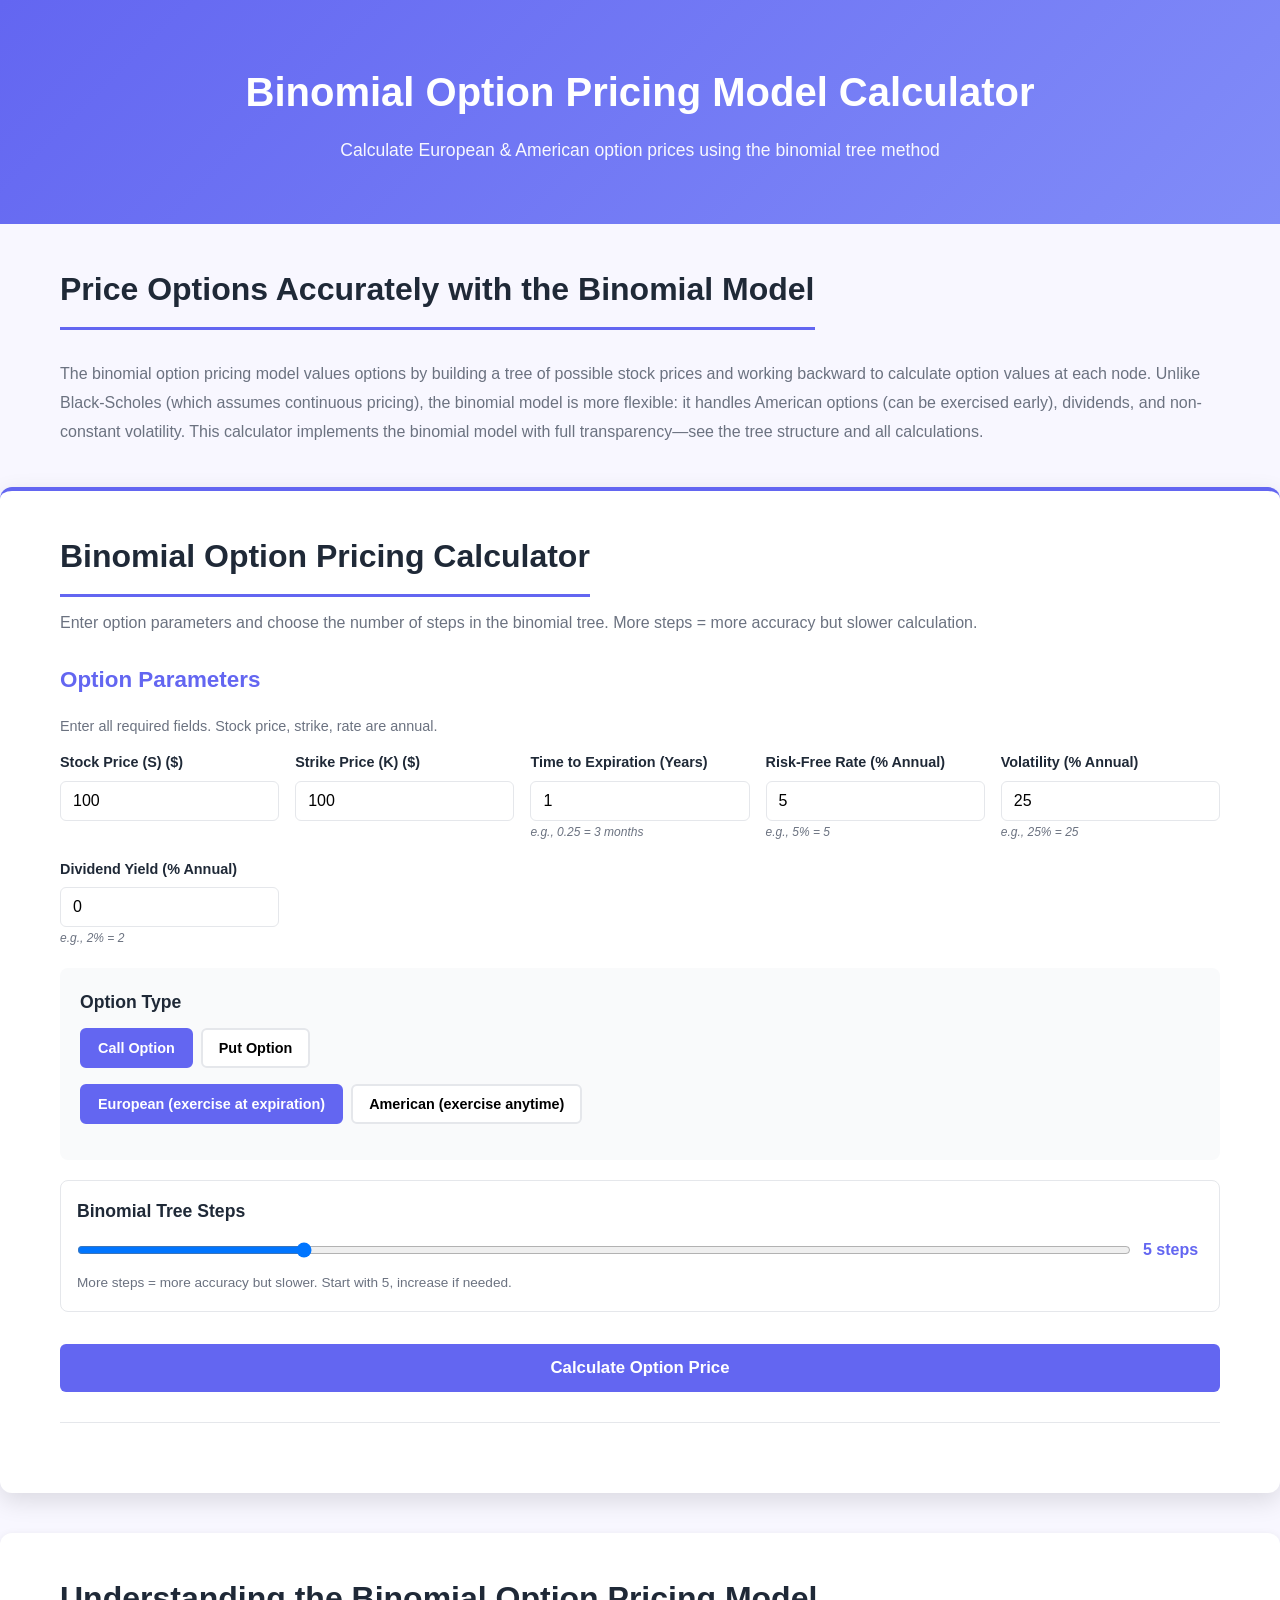
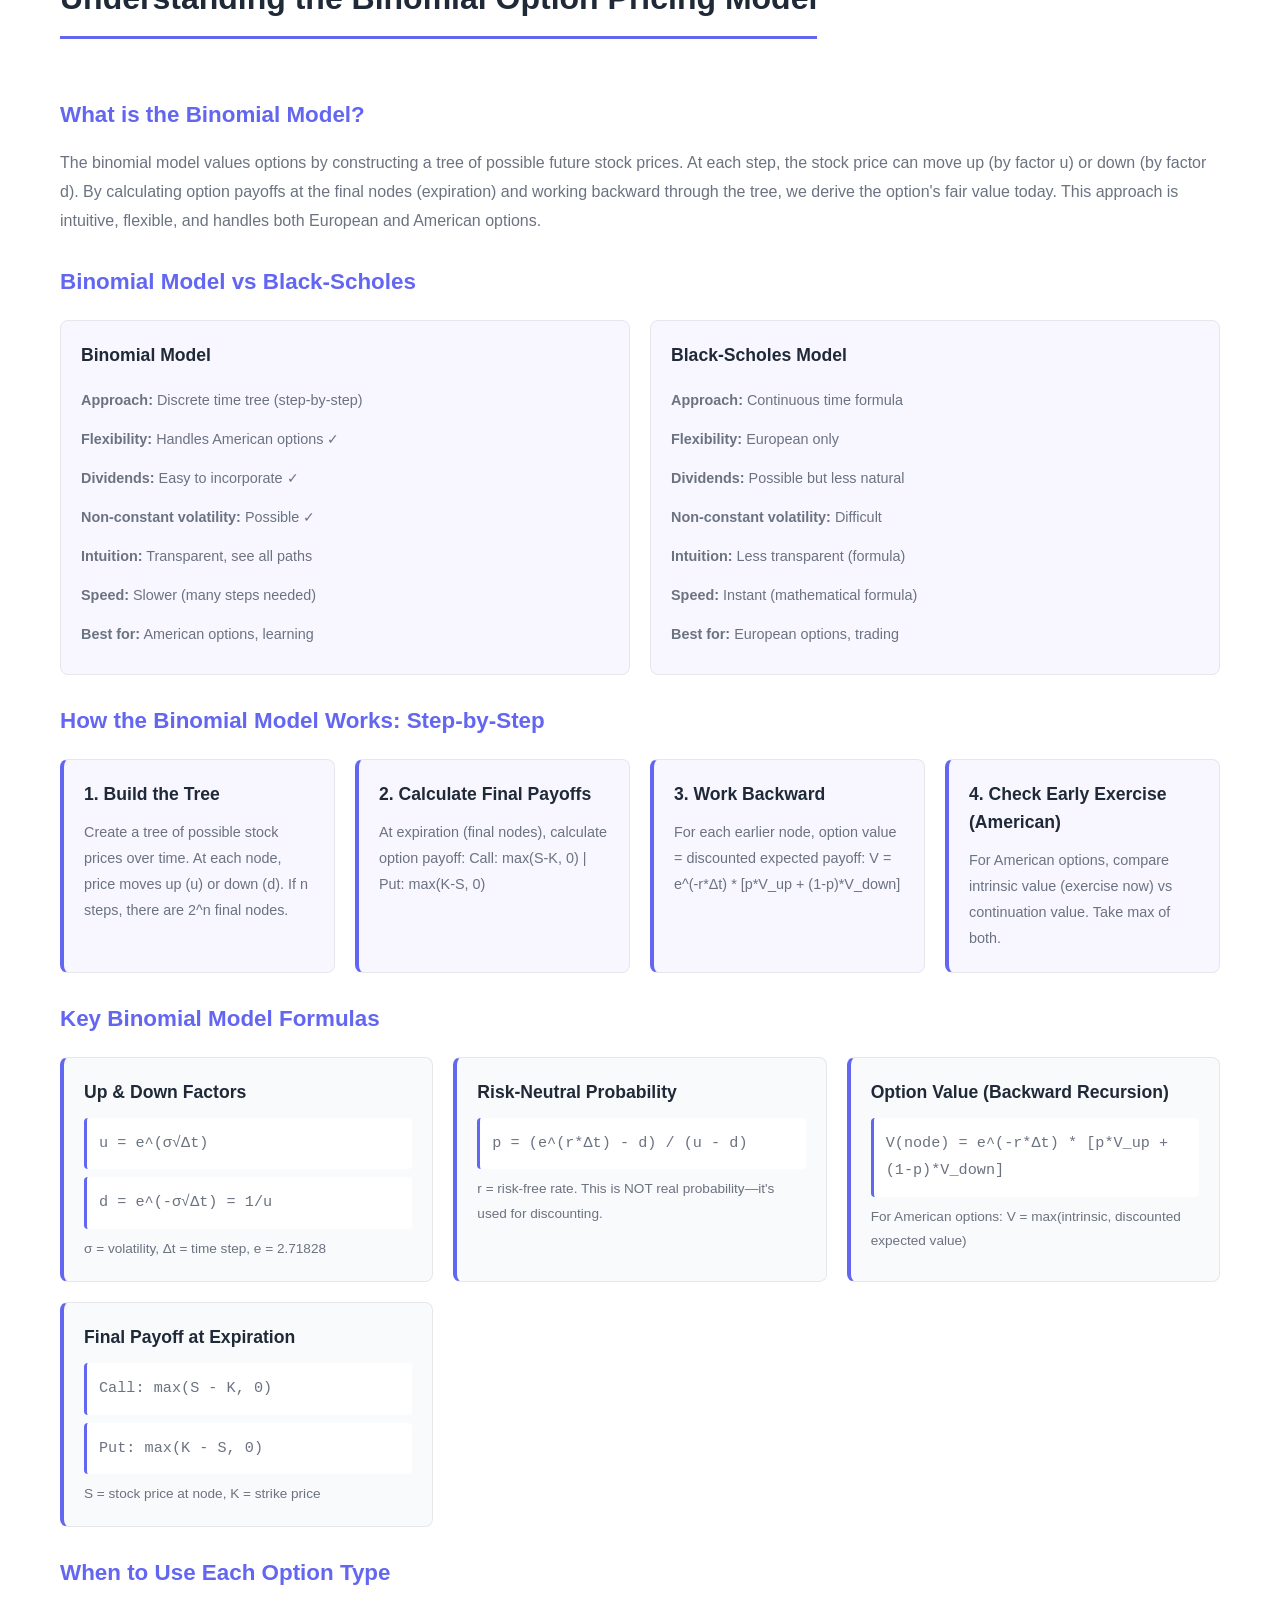
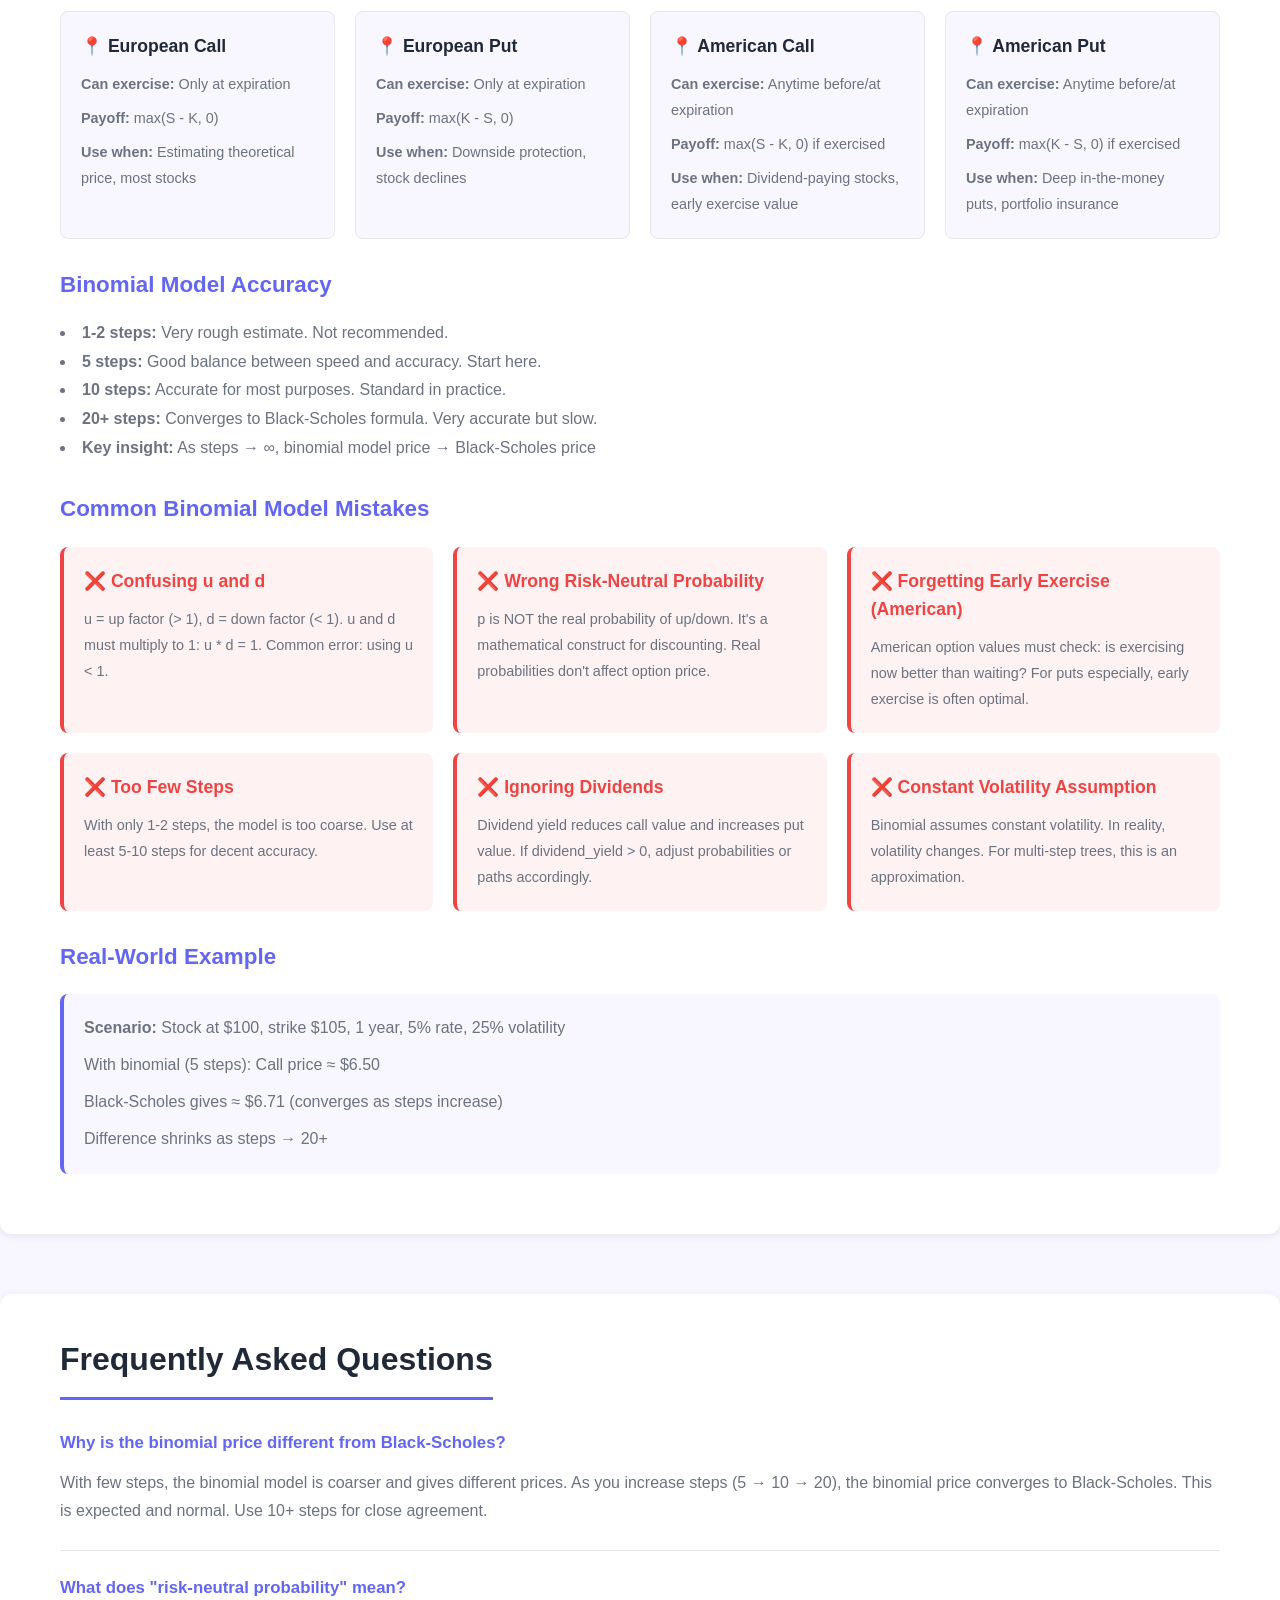
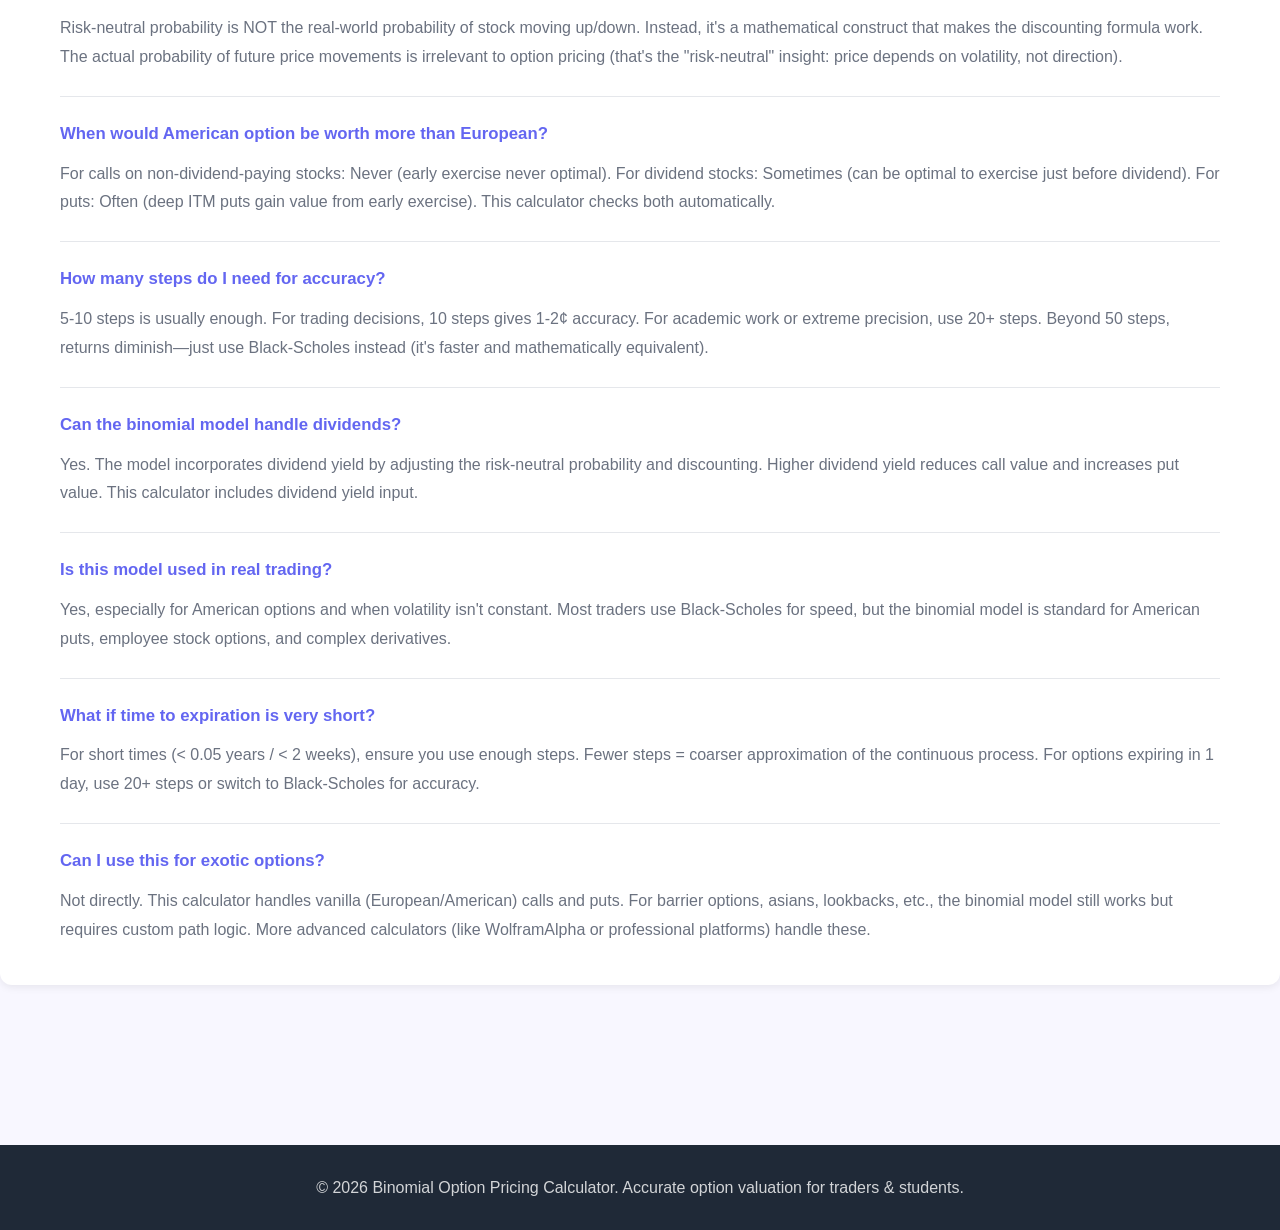
<file: index.html>
<!DOCTYPE html>
<html lang="en">
<head>
    <meta charset="UTF-8">
    <meta name="viewport" content="width=device-width, initial-scale=1.0">
    <meta name="google-site-verification" content="PkLa_ViOo6FAHpvh8SacceMb95o9tePRdrqLNBz9X1M" />
    <title>Binomial Option Pricing Model Calculator: European & American Options</title>
    <meta name="description" content="Free binomial option pricing calculator. Calculate option prices using the binomial tree model for European and American calls/puts. Includes step-by-step binomial tree visualization.">
    <meta name="keywords" content="binomial option calculator, binomial option pricing, binomial option model, binomial tree calculator, option pricing model, european option calculator, american option calculator">
    <link rel="stylesheet" href="style.css">
</head>
<body>
    <header class="header">
        <div class="container">
            <h1>Binomial Option Pricing Model Calculator</h1>
            <p class="subtitle">Calculate European & American option prices using the binomial tree method</p>
        </div>
    </header>

    <main>
        <section class="intro">
            <div class="container">
                <h2>Price Options Accurately with the Binomial Model</h2>
                <p>
                    The binomial option pricing model values options by building a tree of possible stock prices and working backward 
                    to calculate option values at each node. Unlike Black-Scholes (which assumes continuous pricing), the binomial model 
                    is more flexible: it handles American options (can be exercised early), dividends, and non-constant volatility. 
                    This calculator implements the binomial model with full transparency—see the tree structure and all calculations.
                </p>
            </div>
        </section>

        <!-- BINOMIAL CALCULATOR TOOL -->
        <section class="featured-tool">
            <div class="container">
                <h2>Binomial Option Pricing Calculator</h2>
                <p>Enter option parameters and choose the number of steps in the binomial tree. More steps = more accuracy but slower calculation.</p>

                <div class="calculator binomial-calc">
                    <div class="calc-section">
                        <h3>Option Parameters</h3>
                        <p class="section-hint">Enter all required fields. Stock price, strike, rate are annual.</p>

                        <div class="inputs-grid">
                            <div class="input-group">
                                <label>Stock Price (S) ($)</label>
                                <input type="number" id="stockPrice" placeholder="100" value="100" step="0.01" min="0.01">
                            </div>
                            <div class="input-group">
                                <label>Strike Price (K) ($)</label>
                                <input type="number" id="strikePrice" placeholder="100" value="100" step="0.01" min="0.01">
                            </div>
                            <div class="input-group">
                                <label>Time to Expiration (Years)</label>
                                <input type="number" id="timeToExp" placeholder="1" value="1" step="0.01" min="0.01">
                                <span class="input-hint">e.g., 0.25 = 3 months</span>
                            </div>
                            <div class="input-group">
                                <label>Risk-Free Rate (% Annual)</label>
                                <input type="number" id="riskFreeRate" placeholder="5" value="5" step="0.1" min="0">
                                <span class="input-hint">e.g., 5% = 5</span>
                            </div>
                            <div class="input-group">
                                <label>Volatility (% Annual)</label>
                                <input type="number" id="volatility" placeholder="25" value="25" step="0.1" min="0.1">
                                <span class="input-hint">e.g., 25% = 25</span>
                            </div>
                            <div class="input-group">
                                <label>Dividend Yield (% Annual)</label>
                                <input type="number" id="dividendYield" placeholder="0" value="0" step="0.1" min="0">
                                <span class="input-hint">e.g., 2% = 2</span>
                            </div>
                        </div>

                        <div class="option-type-selector">
                            <h4>Option Type</h4>
                            <div class="type-buttons">
                                <button class="type-btn active" onclick="selectType('call', this)">Call Option</button>
                                <button class="type-btn" onclick="selectType('put', this)">Put Option</button>
                            </div>
                            <div class="exercise-buttons">
                                <button class="exercise-btn active" onclick="selectExercise('european', this)">European (exercise at expiration)</button>
                                <button class="exercise-btn" onclick="selectExercise('american', this)">American (exercise anytime)</button>
                            </div>
                        </div>

                        <div class="tree-steps">
                            <h4>Binomial Tree Steps</h4>
                            <div class="step-slider">
                                <input type="range" id="treeSteps" min="1" max="20" value="5" onchange="updateStepLabel()">
                                <span id="stepLabel">5 steps</span>
                            </div>
                            <p class="step-hint">More steps = more accuracy but slower. Start with 5, increase if needed.</p>
                        </div>

                        <button class="calculate-btn" onclick="calculateBinomial()">Calculate Option Price</button>
                    </div>

                    <!-- RESULTS -->
                    <div class="calc-results" id="binomialResults" style="display: none;">
                        <h3>Binomial Option Pricing Results</h3>

                        <div class="results-grid">
                            <div class="result-card">
                                <span class="metric-label">Option Price</span>
                                <span class="metric-display" id="optionPrice">$0.00</span>
                                <span class="metric-hint">Fair value today</span>
                            </div>
                            <div class="result-card">
                                <span class="metric-label">Intrinsic Value</span>
                                <span class="metric-display" id="intrinsicValue">$0.00</span>
                                <span class="metric-hint">Immediate exercise value</span>
                            </div>
                            <div class="result-card">
                                <span class="metric-label">Time Value</span>
                                <span class="metric-display" id="timeValue">$0.00</span>
                                <span class="metric-hint">Premium over intrinsic</span>
                            </div>
                            <div class="result-card">
                                <span class="metric-label">Stock Range at Expiration</span>
                                <span class="metric-display" id="stockRange">$0 - $0</span>
                                <span class="metric-hint">Binomial tree bounds</span>
                            </div>
                        </div>

                        <div class="tree-visualization">
                            <h4>Binomial Tree Visualization (First 3 Levels)</h4>
                            <div id="treeCanvas" class="tree-canvas"></div>
                        </div>

                        <div class="calculation-summary">
                            <h4>Calculation Summary</h4>
                            <table id="summaryTable" class="summary-table">
                                <tr>
                                    <td><strong>Up Factor (u)</strong></td>
                                    <td id="upFactor"></td>
                                </tr>
                                <tr>
                                    <td><strong>Down Factor (d)</strong></td>
                                    <td id="downFactor"></td>
                                </tr>
                                <tr>
                                    <td><strong>Risk-Neutral Probability (p)</strong></td>
                                    <td id="riskNeutralProb"></td>
                                </tr>
                                <tr>
                                    <td><strong>Time Step (Δt)</strong></td>
                                    <td id="timeStep"></td>
                                </tr>
                                <tr>
                                    <td><strong>Discount Factor</strong></td>
                                    <td id="discountFactor"></td>
                                </tr>
                            </table>
                        </div>

                        <div class="payoff-table-section">
                            <h4>Final Node Payoffs (at Expiration)</h4>
                            <table id="payoffTable" class="payoff-table">
                                <thead>
                                    <tr>
                                        <th>Stock Price</th>
                                        <th>Payoff</th>
                                    </tr>
                                </thead>
                                <tbody id="payoffBody">
                                </tbody>
                            </table>
                        </div>

                        <div class="comparison-box">
                            <h4>Model Comparison</h4>
                            <p id="comparisonText"></p>
                        </div>
                    </div>
                </div>
            </div>
        </section>

        <!-- EDUCATIONAL GUIDE -->
        <section class="guide">
            <div class="container">
                <h2>Understanding the Binomial Option Pricing Model</h2>

                <h3>What is the Binomial Model?</h3>
                <p>
                    The binomial model values options by constructing a tree of possible future stock prices. At each step, the stock 
                    price can move up (by factor u) or down (by factor d). By calculating option payoffs at the final nodes (expiration) 
                    and working backward through the tree, we derive the option's fair value today. This approach is intuitive, flexible, 
                    and handles both European and American options.
                </p>

                <h3>Binomial Model vs Black-Scholes</h3>
                <div class="comparison-grid">
                    <div class="comparison-card">
                        <h4>Binomial Model</h4>
                        <ul>
                            <li><strong>Approach:</strong> Discrete time tree (step-by-step)</li>
                            <li><strong>Flexibility:</strong> Handles American options ✓</li>
                            <li><strong>Dividends:</strong> Easy to incorporate ✓</li>
                            <li><strong>Non-constant volatility:</strong> Possible ✓</li>
                            <li><strong>Intuition:</strong> Transparent, see all paths</li>
                            <li><strong>Speed:</strong> Slower (many steps needed)</li>
                            <li><strong>Best for:</strong> American options, learning</li>
                        </ul>
                    </div>
                    <div class="comparison-card">
                        <h4>Black-Scholes Model</h4>
                        <ul>
                            <li><strong>Approach:</strong> Continuous time formula</li>
                            <li><strong>Flexibility:</strong> European only</li>
                            <li><strong>Dividends:</strong> Possible but less natural</li>
                            <li><strong>Non-constant volatility:</strong> Difficult</li>
                            <li><strong>Intuition:</strong> Less transparent (formula)</li>
                            <li><strong>Speed:</strong> Instant (mathematical formula)</li>
                            <li><strong>Best for:</strong> European options, trading</li>
                        </ul>
                    </div>
                </div>

                <h3>How the Binomial Model Works: Step-by-Step</h3>
                <div class="steps-grid">
                    <div class="step-card">
                        <h4>1. Build the Tree</h4>
                        <p>
                            Create a tree of possible stock prices over time. At each node, price moves up (u) or down (d). 
                            If n steps, there are 2^n final nodes.
                        </p>
                    </div>
                    <div class="step-card">
                        <h4>2. Calculate Final Payoffs</h4>
                        <p>
                            At expiration (final nodes), calculate option payoff: 
                            Call: max(S-K, 0) | Put: max(K-S, 0)
                        </p>
                    </div>
                    <div class="step-card">
                        <h4>3. Work Backward</h4>
                        <p>
                            For each earlier node, option value = discounted expected payoff: 
                            V = e^(-r*Δt) * [p*V_up + (1-p)*V_down]
                        </p>
                    </div>
                    <div class="step-card">
                        <h4>4. Check Early Exercise (American)</h4>
                        <p>
                            For American options, compare intrinsic value (exercise now) vs continuation value. 
                            Take max of both.
                        </p>
                    </div>
                </div>

                <h3>Key Binomial Model Formulas</h3>
                <div class="formulas-section">
                    <div class="formula-box">
                        <h4>Up & Down Factors</h4>
                        <p class="formula">u = e^(σ√Δt)</p>
                        <p class="formula">d = e^(-σ√Δt) = 1/u</p>
                        <p>σ = volatility, Δt = time step, e = 2.71828</p>
                    </div>

                    <div class="formula-box">
                        <h4>Risk-Neutral Probability</h4>
                        <p class="formula">p = (e^(r*Δt) - d) / (u - d)</p>
                        <p>r = risk-free rate. This is NOT real probability—it's used for discounting.</p>
                    </div>

                    <div class="formula-box">
                        <h4>Option Value (Backward Recursion)</h4>
                        <p class="formula">V(node) = e^(-r*Δt) * [p*V_up + (1-p)*V_down]</p>
                        <p>For American options: V = max(intrinsic, discounted expected value)</p>
                    </div>

                    <div class="formula-box">
                        <h4>Final Payoff at Expiration</h4>
                        <p class="formula">Call: max(S - K, 0)</p>
                        <p class="formula">Put: max(K - S, 0)</p>
                        <p>S = stock price at node, K = strike price</p>
                    </div>
                </div>

                <h3>When to Use Each Option Type</h3>
                <div class="option-types-grid">
                    <div class="type-guide-card">
                        <h4>📍 European Call</h4>
                        <p><strong>Can exercise:</strong> Only at expiration</p>
                        <p><strong>Payoff:</strong> max(S - K, 0)</p>
                        <p><strong>Use when:</strong> Estimating theoretical price, most stocks</p>
                    </div>
                    <div class="type-guide-card">
                        <h4>📍 European Put</h4>
                        <p><strong>Can exercise:</strong> Only at expiration</p>
                        <p><strong>Payoff:</strong> max(K - S, 0)</p>
                        <p><strong>Use when:</strong> Downside protection, stock declines</p>
                    </div>
                    <div class="type-guide-card">
                        <h4>📍 American Call</h4>
                        <p><strong>Can exercise:</strong> Anytime before/at expiration</p>
                        <p><strong>Payoff:</strong> max(S - K, 0) if exercised</p>
                        <p><strong>Use when:</strong> Dividend-paying stocks, early exercise value</p>
                    </div>
                    <div class="type-guide-card">
                        <h4>📍 American Put</h4>
                        <p><strong>Can exercise:</strong> Anytime before/at expiration</p>
                        <p><strong>Payoff:</strong> max(K - S, 0) if exercised</p>
                        <p><strong>Use when:</strong> Deep in-the-money puts, portfolio insurance</p>
                    </div>
                </div>

                <h3>Binomial Model Accuracy</h3>
                <ul style="list-style-position: inside; color: var(--text-light); line-height: 1.8;">
                    <li><strong>1-2 steps:</strong> Very rough estimate. Not recommended.</li>
                    <li><strong>5 steps:</strong> Good balance between speed and accuracy. Start here.</li>
                    <li><strong>10 steps:</strong> Accurate for most purposes. Standard in practice.</li>
                    <li><strong>20+ steps:</strong> Converges to Black-Scholes formula. Very accurate but slow.</li>
                    <li><strong>Key insight:</strong> As steps → ∞, binomial model price → Black-Scholes price</li>
                </ul>

                <h3>Common Binomial Model Mistakes</h3>
                <div class="mistakes-grid">
                    <div class="mistake-card">
                        <h4>❌ Confusing u and d</h4>
                        <p>u = up factor (> 1), d = down factor (< 1). u and d must multiply to 1: u * d = 1. Common error: using u < 1.</p>
                    </div>
                    <div class="mistake-card">
                        <h4>❌ Wrong Risk-Neutral Probability</h4>
                        <p>p is NOT the real probability of up/down. It's a mathematical construct for discounting. Real probabilities don't affect option price.</p>
                    </div>
                    <div class="mistake-card">
                        <h4>❌ Forgetting Early Exercise (American)</h4>
                        <p>American option values must check: is exercising now better than waiting? For puts especially, early exercise is often optimal.</p>
                    </div>
                    <div class="mistake-card">
                        <h4>❌ Too Few Steps</h4>
                        <p>With only 1-2 steps, the model is too coarse. Use at least 5-10 steps for decent accuracy.</p>
                    </div>
                    <div class="mistake-card">
                        <h4>❌ Ignoring Dividends</h4>
                        <p>Dividend yield reduces call value and increases put value. If dividend_yield > 0, adjust probabilities or paths accordingly.</p>
                    </div>
                    <div class="mistake-card">
                        <h4>❌ Constant Volatility Assumption</h4>
                        <p>Binomial assumes constant volatility. In reality, volatility changes. For multi-step trees, this is an approximation.</p>
                    </div>
                </div>

                <h3>Real-World Example</h3>
                <div class="example-box">
                    <p><strong>Scenario:</strong> Stock at $100, strike $105, 1 year, 5% rate, 25% volatility</p>
                    <p>
                        With binomial (5 steps):
                        Call price ≈ $6.50
                    </p>
                    <p>
                        Black-Scholes gives ≈ $6.71 (converges as steps increase)
                    </p>
                    <p>
                        Difference shrinks as steps → 20+
                    </p>
                </div>
            </div>
        </section>

        <!-- FAQS -->
        <section class="faqs">
            <div class="container">
                <h2>Frequently Asked Questions</h2>

                <div class="faq-item">
                    <h3>Why is the binomial price different from Black-Scholes?</h3>
                    <p>
                        With few steps, the binomial model is coarser and gives different prices. As you increase steps (5 → 10 → 20), 
                        the binomial price converges to Black-Scholes. This is expected and normal. Use 10+ steps for close agreement.
                    </p>
                </div>

                <div class="faq-item">
                    <h3>What does "risk-neutral probability" mean?</h3>
                    <p>
                        Risk-neutral probability is NOT the real-world probability of stock moving up/down. Instead, it's a mathematical 
                        construct that makes the discounting formula work. The actual probability of future price movements is irrelevant 
                        to option pricing (that's the "risk-neutral" insight: price depends on volatility, not direction).
                    </p>
                </div>

                <div class="faq-item">
                    <h3>When would American option be worth more than European?</h3>
                    <p>
                        For calls on non-dividend-paying stocks: Never (early exercise never optimal). For dividend stocks: Sometimes (can be 
                        optimal to exercise just before dividend). For puts: Often (deep ITM puts gain value from early exercise). This calculator 
                        checks both automatically.
                    </p>
                </div>

                <div class="faq-item">
                    <h3>How many steps do I need for accuracy?</h3>
                    <p>
                        5-10 steps is usually enough. For trading decisions, 10 steps gives 1-2¢ accuracy. For academic work or extreme precision, 
                        use 20+ steps. Beyond 50 steps, returns diminish—just use Black-Scholes instead (it's faster and mathematically equivalent).
                    </p>
                </div>

                <div class="faq-item">
                    <h3>Can the binomial model handle dividends?</h3>
                    <p>
                        Yes. The model incorporates dividend yield by adjusting the risk-neutral probability and discounting. Higher dividend 
                        yield reduces call value and increases put value. This calculator includes dividend yield input.
                    </p>
                </div>

                <div class="faq-item">
                    <h3>Is this model used in real trading?</h3>
                    <p>
                        Yes, especially for American options and when volatility isn't constant. Most traders use Black-Scholes for speed, but 
                        the binomial model is standard for American puts, employee stock options, and complex derivatives.
                    </p>
                </div>

                <div class="faq-item">
                    <h3>What if time to expiration is very short?</h3>
                    <p>
                        For short times (< 0.05 years / < 2 weeks), ensure you use enough steps. Fewer steps = coarser approximation of the 
                        continuous process. For options expiring in 1 day, use 20+ steps or switch to Black-Scholes for accuracy.
                    </p>
                </div>

                <div class="faq-item">
                    <h3>Can I use this for exotic options?</h3>
                    <p>
                        Not directly. This calculator handles vanilla (European/American) calls and puts. For barrier options, asians, lookbacks, 
                        etc., the binomial model still works but requires custom path logic. More advanced calculators (like WolframAlpha or 
                        professional platforms) handle these.
                    </p>
                </div>
            </div>
        </section>
    </main>

    <footer class="footer">
        <div class="container">
            <p>&copy; 2026 Binomial Option Pricing Calculator. Accurate option valuation for traders & students.</p>
        </div>
    </footer>

    <script src="app.js"></script>
</body>
</html>
</file>
<file: style.css>
* {
    margin: 0;
    padding: 0;
    box-sizing: border-box;
}

:root {
    --primary: #6366f1;
    --primary-light: #818cf8;
    --danger: #ef4444;
    --success: #10b981;
    --warning: #f59e0b;
    --bg: #f8f7ff;
    --card-bg: #fff;
    --text: #1f2937;
    --text-light: #6b7280;
    --border: #e5e7eb;
    --shadow: 0 2px 8px rgba(0, 0, 0, 0.08);
    --shadow-lg: 0 8px 24px rgba(0, 0, 0, 0.12);
}

html, body {
    font-family: -apple-system, BlinkMacSystemFont, 'Segoe UI', 'Helvetica Neue', sans-serif;
    color: var(--text);
    background: var(--bg);
    line-height: 1.6;
}

.container {
    max-width: 1200px;
    margin: 0 auto;
    padding: 0 20px;
}

/* Header */
.header {
    background: linear-gradient(135deg, #6366f1 0%, #818cf8 100%);
    color: white;
    padding: 60px 20px;
    text-align: center;
}

.header h1 {
    font-size: 2.5rem;
    margin-bottom: 12px;
    font-weight: 700;
}

.subtitle {
    font-size: 1.1rem;
    opacity: 0.95;
    font-weight: 300;
}

/* Main */
main {
    padding: 40px 0;
}

section {
    margin-bottom: 60px;
}

section h2 {
    font-size: 2rem;
    margin-bottom: 30px;
    color: var(--text);
    border-bottom: 3px solid var(--primary);
    padding-bottom: 12px;
    display: inline-block;
}

section h3 {
    font-size: 1.4rem;
    margin-top: 28px;
    margin-bottom: 16px;
    color: var(--primary);
    font-weight: 600;
}

section h4 {
    font-size: 1.1rem;
    margin-bottom: 12px;
    color: var(--text);
    font-weight: 600;
}

section p {
    font-size: 1rem;
    color: var(--text-light);
    margin-bottom: 16px;
    line-height: 1.8;
}

/* Intro */
.intro {
    margin-bottom: 40px;
}

/* Featured Tool */
.featured-tool {
    background: var(--card-bg);
    padding: 40px 20px;
    border-radius: 12px;
    box-shadow: var(--shadow-lg);
    margin-bottom: 40px;
    border-top: 4px solid var(--primary);
}

.featured-tool h2 {
    margin-bottom: 12px;
}

.featured-tool > .container > p {
    margin-bottom: 24px;
    color: var(--text-light);
}

/* Calculator */
.binomial-calc {
    margin-top: 20px;
}

.calc-section {
    margin-bottom: 30px;
    padding-bottom: 30px;
    border-bottom: 1px solid var(--border);
}

.calc-section:last-child {
    border-bottom: none;
    margin-bottom: 0;
    padding-bottom: 0;
}

.calc-section h3 {
    margin-top: 0;
}

.section-hint {
    font-size: 0.9rem;
    color: var(--text-light);
    margin-bottom: 12px;
}

.input-hint {
    display: block;
    font-size: 0.75rem;
    color: var(--text-light);
    font-style: italic;
    margin-top: 2px;
}

/* Inputs */
.inputs-grid {
    display: grid;
    grid-template-columns: repeat(auto-fit, minmax(200px, 1fr));
    gap: 16px;
    margin-bottom: 20px;
}

.input-group {
    display: flex;
    flex-direction: column;
}

.input-group label {
    font-size: 0.9rem;
    font-weight: 600;
    margin-bottom: 6px;
    color: var(--text);
}

.input-group input {
    padding: 10px 12px;
    border: 1px solid var(--border);
    border-radius: 6px;
    font-size: 1rem;
    transition: all 0.2s ease;
}

.input-group input:focus {
    outline: none;
    border-color: var(--primary);
    box-shadow: 0 0 0 3px rgba(99, 102, 241, 0.1);
}

/* Option Type Selector */
.option-type-selector {
    background: #f9fafb;
    padding: 20px;
    border-radius: 8px;
    margin: 20px 0;
}

.option-type-selector h4 {
    margin-top: 0;
}

.type-buttons,
.exercise-buttons {
    display: flex;
    gap: 8px;
    margin-bottom: 16px;
    flex-wrap: wrap;
}

.type-buttons:last-child {
    margin-bottom: 0;
}

.type-btn,
.exercise-btn {
    padding: 10px 16px;
    background: white;
    border: 2px solid var(--border);
    border-radius: 6px;
    cursor: pointer;
    font-weight: 600;
    font-size: 0.9rem;
    transition: all 0.2s ease;
}

.type-btn:hover,
.exercise-btn:hover {
    border-color: var(--primary);
    color: var(--primary);
}

.type-btn.active,
.exercise-btn.active {
    background: var(--primary);
    color: white;
    border-color: var(--primary);
}

/* Tree Steps */
.tree-steps {
    background: var(--card-bg);
    padding: 16px;
    border-radius: 8px;
    border: 1px solid var(--border);
    margin: 16px 0;
}

.tree-steps h4 {
    margin-top: 0;
    margin-bottom: 12px;
}

.step-slider {
    display: flex;
    align-items: center;
    gap: 12px;
    margin-bottom: 8px;
}

.step-slider input[type="range"] {
    flex: 1;
    cursor: pointer;
}

#stepLabel {
    font-weight: 600;
    color: var(--primary);
    min-width: 60px;
}

.step-hint {
    font-size: 0.85rem;
    color: var(--text-light);
    margin: 0;
}

/* Calculate Button */
.calculate-btn {
    width: 100%;
    padding: 14px;
    background: var(--primary);
    color: white;
    border: none;
    border-radius: 6px;
    font-size: 1.05rem;
    font-weight: 700;
    cursor: pointer;
    transition: all 0.3s ease;
    margin-top: 16px;
}

.calculate-btn:hover {
    background: var(--primary-light);
    transform: translateY(-2px);
    box-shadow: var(--shadow-lg);
}

/* Results */
.calc-results {
    background: #f8f7ff;
    padding: 24px;
    border-radius: 8px;
    border: 2px solid var(--primary);
    margin-top: 20px;
}

.results-grid {
    display: grid;
    grid-template-columns: repeat(auto-fit, minmax(200px, 1fr));
    gap: 16px;
    margin: 20px 0;
}

.result-card {
    background: white;
    padding: 16px;
    border-radius: 6px;
    border: 1px solid var(--border);
    text-align: center;
}

.metric-label {
    display: block;
    font-size: 0.8rem;
    color: var(--text-light);
    font-weight: 600;
    text-transform: uppercase;
    margin-bottom: 8px;
}

.metric-display {
    display: block;
    font-size: 1.6rem;
    font-weight: 700;
    color: var(--primary);
    margin-bottom: 4px;
}

.metric-hint {
    display: block;
    font-size: 0.75rem;
    color: var(--text-light);
    font-style: italic;
}

/* Tree Canvas */
.tree-visualization {
    background: white;
    padding: 20px;
    border-radius: 6px;
    border: 1px solid var(--border);
    margin: 20px 0;
    overflow-x: auto;
}

.tree-visualization h4 {
    margin-top: 0;
}

.tree-canvas {
    min-height: 300px;
    display: flex;
    align-items: center;
    justify-content: center;
    background: #f9fafb;
    border-radius: 4px;
    padding: 20px;
    font-family: monospace;
    white-space: pre-wrap;
    word-break: break-all;
    color: var(--text-light);
}

/* Summary Table */
.calculation-summary {
    background: white;
    padding: 20px;
    border-radius: 6px;
    border: 1px solid var(--border);
    margin: 20px 0;
}

.calculation-summary h4 {
    margin-top: 0;
}

.summary-table {
    width: 100%;
    border-collapse: collapse;
}

.summary-table tr {
    border-bottom: 1px solid var(--border);
}

.summary-table tr:last-child {
    border-bottom: none;
}

.summary-table td {
    padding: 12px;
}

.summary-table td:first-child {
    font-weight: 600;
    color: var(--primary);
    width: 40%;
}

.summary-table td:last-child {
    text-align: right;
    font-family: monospace;
}

/* Payoff Table */
.payoff-table-section {
    background: white;
    padding: 20px;
    border-radius: 6px;
    border: 1px solid var(--border);
    margin: 20px 0;
    overflow-x: auto;
}

.payoff-table {
    width: 100%;
    border-collapse: collapse;
}

.payoff-table thead {
    background: #f3f4f6;
    border-bottom: 2px solid var(--border);
}

.payoff-table th {
    padding: 12px;
    text-align: left;
    font-weight: 600;
}

.payoff-table td {
    padding: 10px 12px;
    border-bottom: 1px solid var(--border);
    font-family: monospace;
}

/* Comparison Box */
.comparison-box {
    background: #f0fdf4;
    padding: 16px;
    border-radius: 6px;
    border-left: 4px solid var(--success);
    margin: 20px 0;
}

.comparison-box h4 {
    margin-top: 0;
}

/* Guide */
.guide {
    background: var(--card-bg);
    padding: 40px 20px;
    border-radius: 12px;
    box-shadow: var(--shadow);
}

.comparison-grid {
    display: grid;
    grid-template-columns: 1fr 1fr;
    gap: 20px;
    margin: 20px 0;
}

.comparison-card {
    background: var(--bg);
    padding: 20px;
    border-radius: 8px;
    border: 1px solid var(--border);
}

.comparison-card h4 {
    margin-top: 0;
}

.comparison-card ul {
    list-style: none;
    padding: 0;
}

.comparison-card li {
    padding: 8px 0;
    color: var(--text-light);
    font-size: 0.9rem;
}

/* Steps Grid */
.steps-grid {
    display: grid;
    grid-template-columns: repeat(auto-fit, minmax(250px, 1fr));
    gap: 20px;
    margin: 20px 0;
}

.step-card {
    background: var(--bg);
    padding: 20px;
    border-radius: 8px;
    border: 1px solid var(--border);
    border-left: 4px solid var(--primary);
}

.step-card h4 {
    margin-top: 0;
}

.step-card p {
    margin-bottom: 0;
    font-size: 0.9rem;
}

/* Formulas */
.formulas-section {
    display: grid;
    grid-template-columns: repeat(auto-fit, minmax(280px, 1fr));
    gap: 20px;
    margin: 20px 0;
}

.formula-box {
    background: #f9fafb;
    padding: 20px;
    border-radius: 8px;
    border: 1px solid var(--border);
    border-left: 4px solid var(--primary);
}

.formula-box h4 {
    margin-top: 0;
}

.formula {
    background: white;
    padding: 12px;
    border-radius: 4px;
    font-family: monospace;
    font-size: 0.95rem;
    margin: 8px 0;
    border-left: 3px solid var(--primary);
}

.formula-box p:last-child {
    margin-bottom: 0;
    font-size: 0.85rem;
    color: var(--text-light);
}

/* Option Types Guide */
.option-types-grid {
    display: grid;
    grid-template-columns: repeat(auto-fit, minmax(260px, 1fr));
    gap: 20px;
    margin: 20px 0;
}

.type-guide-card {
    background: var(--bg);
    padding: 20px;
    border-radius: 8px;
    border: 1px solid var(--border);
}

.type-guide-card h4 {
    margin-top: 0;
}

.type-guide-card p {
    font-size: 0.9rem;
    margin-bottom: 8px;
}

.type-guide-card p:last-child {
    margin-bottom: 0;
}

/* Mistakes Grid */
.mistakes-grid {
    display: grid;
    grid-template-columns: repeat(auto-fit, minmax(280px, 1fr));
    gap: 20px;
    margin: 20px 0;
}

.mistake-card {
    background: #fef2f2;
    padding: 20px;
    border-radius: 8px;
    border-left: 4px solid var(--danger);
}

.mistake-card h4 {
    margin-top: 0;
    color: var(--danger);
}

.mistake-card p {
    margin-bottom: 0;
    font-size: 0.9rem;
}

/* Example Box */
.example-box {
    background: var(--bg);
    padding: 20px;
    border-radius: 8px;
    border-left: 4px solid var(--primary);
    margin: 20px 0;
}

.example-box p {
    margin-bottom: 8px;
}

.example-box p:last-child {
    margin-bottom: 0;
}

/* FAQs */
.faqs {
    background: var(--card-bg);
    padding: 40px 20px;
    border-radius: 12px;
    box-shadow: var(--shadow);
}

.faqs h2 {
    margin-bottom: 30px;
}

.faq-item {
    margin-bottom: 24px;
    padding-bottom: 24px;
    border-bottom: 1px solid var(--border);
}

.faq-item:last-child {
    border-bottom: none;
    margin-bottom: 0;
    padding-bottom: 0;
}

.faq-item h3 {
    font-size: 1.05rem;
    margin-top: 0;
    margin-bottom: 12px;
}

.faq-item p {
    margin-bottom: 0;
}

/* Footer */
.footer {
    background: var(--text);
    color: white;
    text-align: center;
    padding: 30px 20px;
    margin-top: 60px;
}

.footer p {
    color: rgba(255, 255, 255, 0.8);
    margin: 0;
}

/* Responsive */
@media (max-width: 768px) {
    .header h1 {
        font-size: 1.8rem;
    }

    section h2 {
        font-size: 1.6rem;
    }

    .inputs-grid,
    .results-grid,
    .comparison-grid,
    .steps-grid,
    .formulas-section,
    .option-types-grid,
    .mistakes-grid {
        grid-template-columns: 1fr;
    }

    .comparison-grid {
        grid-template-columns: 1fr;
    }
}
</file>
